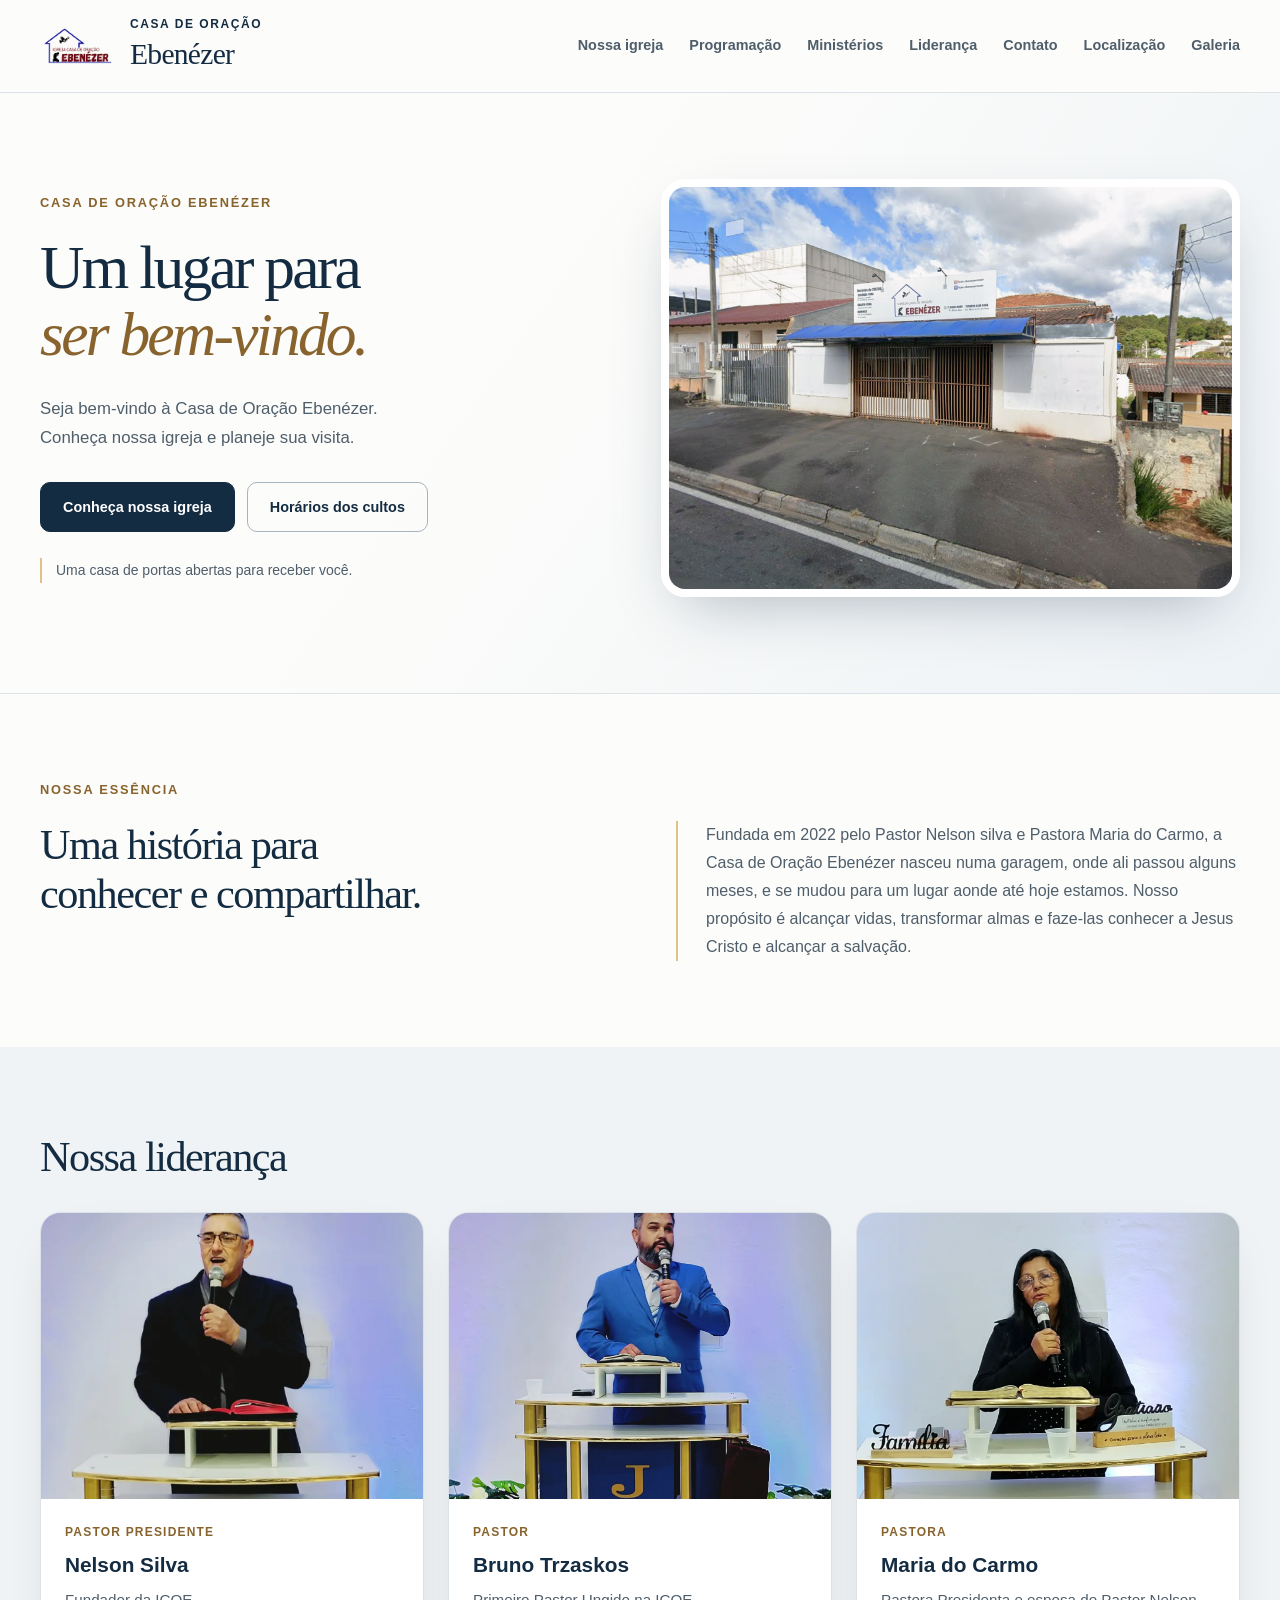
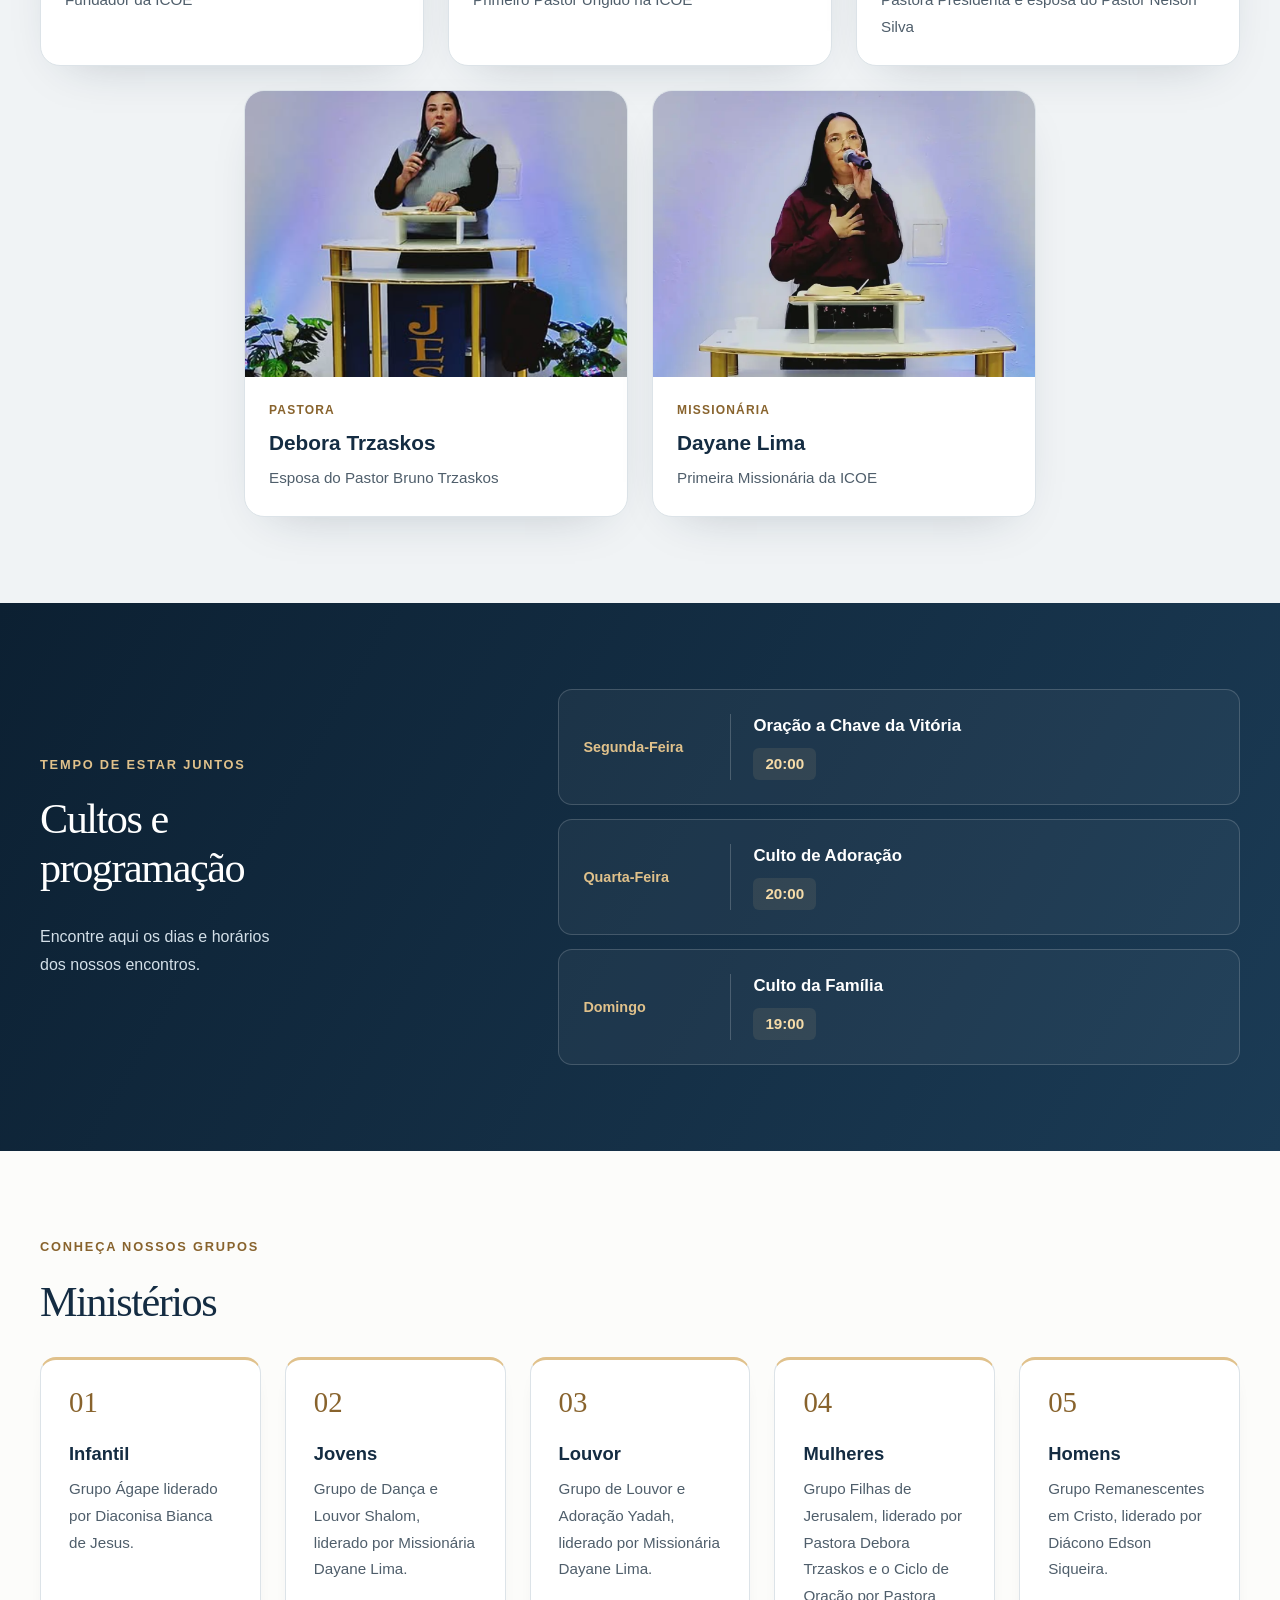
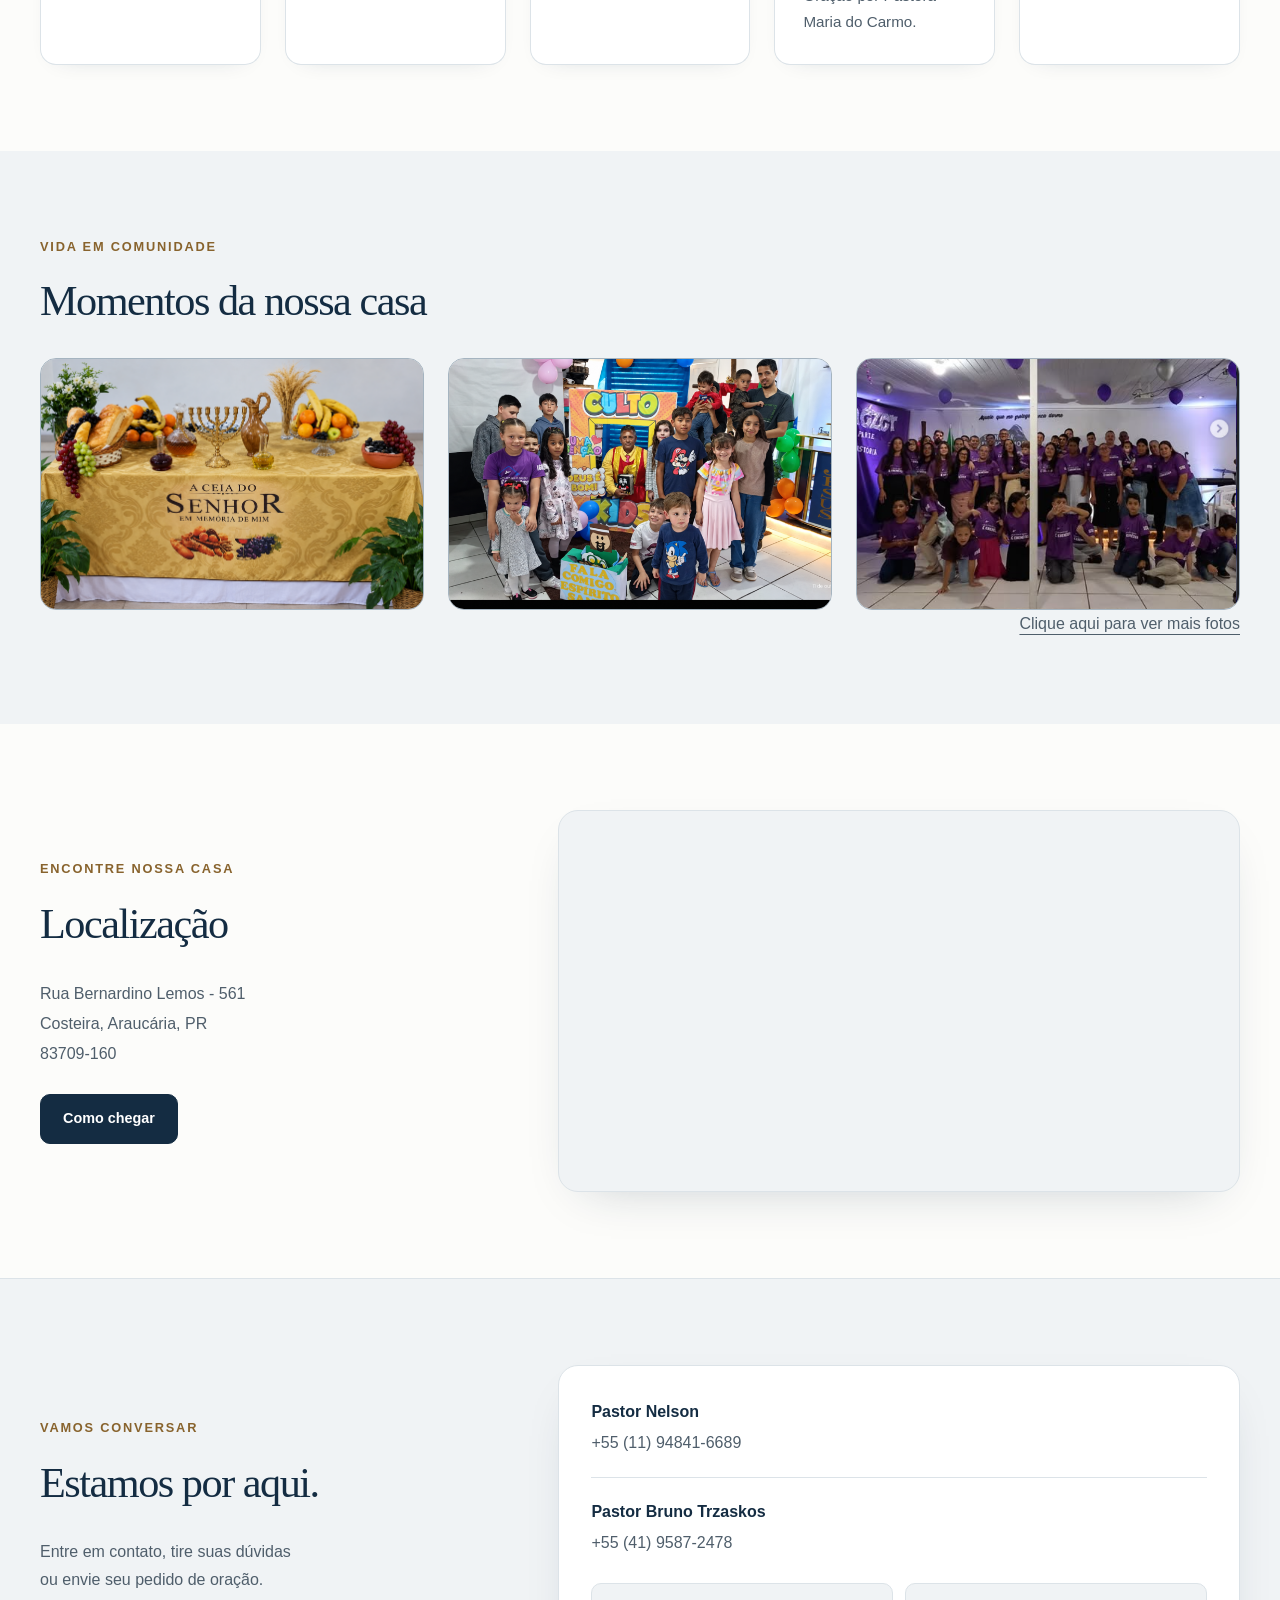
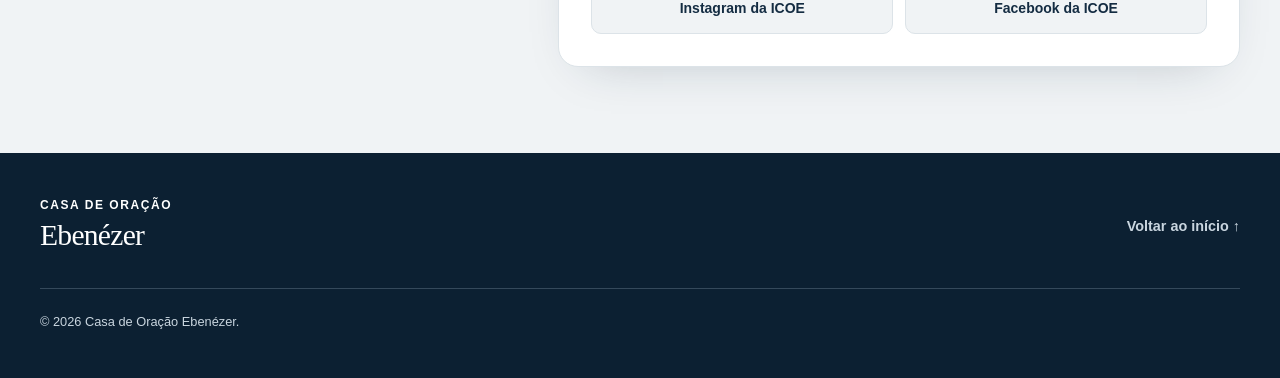
<file: index.html>
<!doctype html>
<html lang="pt-BR">
  <head>
    <meta charset="UTF-8">
    <meta name="viewport" content="width=device-width, initial-scale=1">
    <meta name="description" content="Conheça a Casa de Oração Ebenézer. História, programação, ministérios e informações para sua visita.">

    <title>Casa de Oração Ebenézer</title>

    <link rel="stylesheet" href="style.css">
    <script src="script.js" defer></script>
  </head>

  <body>
    <a class="skip" href="#conteudo">Pular para o conteúdo</a>
<!--cabeçalho-->
    <header>
      <a class="marca" href="#inicio" aria-label="Casa de Oração Ebenézer — início">
        <!-- Substitua o espaço abaixo por seu logotipo com texto alternativo. -->
        <img src="imagens/logo-casa1.png" alt="Logo da Casa de Oração Ebenézer" width="76" height="60">

        <span>
          CASA DE ORAÇÃO
          <strong>Ebenézer</strong>
        </span>
      </a>

      <button id="menu-botao" aria-controls="menu" aria-expanded="false" hidden>
        Menu ☰
      </button>

      <nav id="menu" aria-label="Navegação principal">
        <a href="#historia">Nossa igreja</a>
        <a href="#programacao">Programação</a>
        <a href="#ministerios">Ministérios</a>
        <a href="#pastores">Liderança</a>
        <a href="#contato">Contato</a>
        <a href="#localizacao">Localização</a>
        <a href="#galeria">Galeria</a>
      </nav>
    </header>

<!--inicio-->
    <main id="conteudo">
      <section id="inicio" class="hero">
        <div>
          <p class="sobretitulo">CASA DE ORAÇÃO EBENÉZER</p>

          <h1>
            Um lugar para
            <br>
            <em>ser bem-vindo.</em>
          </h1>

          <p>
            Seja bem-vindo à Casa de Oração Ebenézer.
            <br>
            Conheça nossa igreja e planeje sua visita.
          </p>

          <div class="acoes">
            <a class="botao" href="#historia">Conheça nossa igreja</a>
            <a class="botao contorno" href="#programacao">Horários dos cultos</a>
          </div>

          <p class="nota">Uma casa de portas abertas para receber você.</p>
        </div>

        <img
          class="foto-igreja"
          src="imagens/fachada.png"
          alt="Fachada da Casa de Oração Ebenézer"
          width="952"
          height="680"
        >
      </section>
<!--historia-->
      <section id="historia" class="secao">
        <p class="sobretitulo">NOSSA ESSÊNCIA</p>

        <div class="duas">
          <h2>
            Uma história para
            <br>
            conhecer e compartilhar.
          </h2>

          <div>
            <p>Fundada em 2022 pelo Pastor Nelson silva e Pastora Maria do Carmo, a Casa de Oração Ebenézer nasceu numa garagem, onde ali passou alguns meses, e se mudou para um lugar aonde até hoje estamos. Nosso propósito é alcançar vidas, transformar almas e faze-las conhecer a Jesus Cristo e alcançar a salvação.
            </p>
          </div>
        </div>
      </section>
<!--liderança-->
      <section id="pastores" class="secao suave">
        <h2>Nossa liderança</h2>

        <div class="grade duas">
          <article class="pastor">
            <div class="reservado retrato">
              <img
                src="imagens/pastor-nelson.png"
                alt="Pastor Nelson Silva"
                width="600"
                height="450"
                loading="lazy"
              >
            </div>

            <div>
              <p class="sobretitulo">Pastor Presidente</p>
              <h3>Nelson Silva</h3>
              <p>Fundador da ICOE</p>
            </div>
          </article>

          <article class="pastor">
            <div class="reservado retrato">
              <img
                src="imagens/pastor-bruno.png"
                alt="Pastor Bruno Trzaskos"
                width="600"
                height="450"
                loading="lazy"
              >
            </div>

            <div>
              <p class="sobretitulo">Pastor</p>
              <h3>Bruno Trzaskos</h3>
              <p>Primeiro Pastor Ungido na ICOE</p>
            </div>
          </article>

          <article class="pastor">
            <div class="reservado retrato">
              <img
                src="imagens/pastora-maria.png"
                alt="Pastora Maria do Carmo"
                width="600"
                height="450"
                loading="lazy"
              >
            </div>

            <div>
              <p class="sobretitulo">Pastora</p>
              <h3>Maria do Carmo</h3>
              <p>Pastora Presidenta e esposa do Pastor Nelson Silva</p>
            </div>
          </article>

          <article class="pastor">
            <div class="reservado retrato">
              <img
                src="imagens/pastora-debora.png"
                alt="Pastora Debora Trzaskos"
                width="600"
                height="450"
                loading="lazy"
              >
            </div>

            <div>
              <p class="sobretitulo">Pastora</p>
              <h3>Debora Trzaskos</h3>
              <p>Esposa do Pastor Bruno Trzaskos</p>
            </div>
          </article>

          <article class="pastor">
            <div class="reservado retrato">
              <img
                src="imagens/missio-day.png"
                alt="Missionária Dayane Félix"
                width="600"
                height="450"
                loading="lazy"
              >
            </div>

            <div>
              <p class="sobretitulo">Missionária</p>
              <h3>Dayane Lima</h3>
              <p>Primeira Missionária da ICOE</p>
            </div>
          </article>
        </div>
      </section>
<!--programação-->
      <section id="programacao" class="secao azul">
        <div class="duas">
          <div>
            <p class="sobretitulo">TEMPO DE ESTAR JUNTOS</p>

            <h2>
              Cultos e
              <br>
              programação
            </h2>

            <p>
              Encontre aqui os dias e horários
              <br>
              dos nossos encontros.
            </p>
          </div>

          <!-- Edite cada linha com os horários confirmados. -->
          <div class="agenda">
            <article>
              <span>Segunda-Feira</span>

              <div>
                <h3>Oração a Chave da Vitória</h3>
                <p>20:00</p>
              </div>
            </article>

            <article>
              <span>Quarta-Feira</span>

              <div>
                <h3>Culto de Adoração</h3>
                <p>20:00</p>
              </div>
            </article>

            <article>
              <span>Domingo</span>

              <div>
                <h3>Culto da Família</h3>
                <p>19:00</p>
              </div>
            </article>
          </div>
        </div>
      </section>
<!--ministerios-->
      <section id="ministerios" class="secao">
        <p class="sobretitulo">CONHEÇA NOSSOS GRUPOS</p>
        <h2>Ministérios</h2>

        <div class="grade quatro">
          <article class="card">
            <span class="indice">01</span>
            <h3>Infantil</h3>
            <p>Grupo Ágape
              liderado por Diaconisa Bianca de Jesus.
            </p>
          </article>

          <article class="card">
            <span class="indice">02</span>
            <h3>Jovens</h3>
            <p>Grupo de Dança e Louvor Shalom, liderado por Missionária Dayane Lima.
            </p>
          </article>

          <article class="card">
            <span class="indice">03</span>
            <h3>Louvor</h3>
            <p>Grupo de Louvor e Adoração Yadah, liderado por Missionária Dayane Lima.</p>
          </article>

          <article class="card">
            <span class="indice">04</span>
            <h3>Mulheres</h3>
            <p>Grupo Filhas de Jerusalem, liderado por Pastora Debora Trzaskos e o Ciclo de Oração por Pastora Maria do Carmo.</p>
          </article>

          <article class="card">
            <span class="indice">05</span>
            <h3>Homens</h3>
            <p>Grupo Remanescentes em Cristo, liderado por Diácono Edson Siqueira.</p>
          </article>
        </div>
      </section>
<!--galeria-->
      <section id="galeria" class="secao suave">
        <p class="sobretitulo">VIDA EM COMUNIDADE</p>
        <h2>Momentos da nossa casa</h2>

        <div class="grade tres fotos">
          <button disabled data-foto="" data-descricao=""><img src="imagens/foto1.png" alt="foto 1"></button>
         
          <button disabled data-foto="" data-descricao=""><img src="imagens/foto2.png" alt="foto 2"></button>
          
          <button disabled data-foto="" data-descricao=""><img src="imagens/foto3.png" alt="foto 3"></button>
          
        </div>
           <a class="linkft" href="galeria.html" target="_blank"> Clique aqui para ver mais fotos</a>
      </section>
<!--localização-->
      <section id="localizacao" class="secao duas">
        <div>
          <p class="sobretitulo">ENCONTRE NOSSA CASA</p>
          <h2>Localização</h2>

          <address>
            Rua Bernardino Lemos - 561
            <br>
            Costeira, Araucária, PR
            <br>
            83709-160
          </address>

          <p id="rota-pendente" hidden>Localização a confirmar.</p>

          <a
            id="rota"
            class="botao"
            href="https://www.google.com/maps/dir/?api=1&amp;destination=Rua%20Bernardino%20Lemos%20561%2C%20Costeira%2C%20Arauc%C3%A1ria%2C%20PR"
            target="_blank"
            rel="noopener noreferrer"
          >
            Como chegar
          </a>
        </div>

        <div id="mapa">
          <iframe
          title="Localização da Casa de Oração Ebenézer"
          src="https://www.google.com/maps?q=Rua%20Bernardino%20Lemos%20561%2C%20Costeira%2C%20Arauc%C3%A1ria%2C%20PR&amp;output=embed"
          width="100%"
          height="350"
          loading="lazy"
          allowfullscreen
          referrerpolicy="no-referrer-when-downgrade"
        >
          </iframe>
        </div>
      </section>
<!--contato-->
      <section id="contato" class="secao contato">
        <div>
          <p class="sobretitulo">VAMOS CONVERSAR</p>
          <h2>Estamos por aqui.</h2>

          <p>
            Entre em contato, tire suas dúvidas
            <br>
            ou envie seu pedido de oração.
          </p>
        </div>

        <div class="contatos-igreja">
          <div id="whatsapp-pendente" class="lista-contatos">
            <div class="contato-pastor">
              <strong>Pastor Nelson</strong>
              <span>+55 (11) 94841-6689</span>
            </div>

            <div class="contato-pastor">
              <strong>Pastor Bruno Trzaskos</strong>
              <span>+55 (41) 9587-2478</span>
            </div>
          </div>

          <a id="whatsapp" class="botao" hidden>
            Conversar pelo WhatsApp
          </a>

          <div id="redes-pendente" class="redes-sociais">
            <a
              href="https://www.instagram.com/icoe.ebenezer/"
              target="_blank"
              rel="noopener noreferrer"
              >
              Instagram da ICOE
            </a>

            <a
              href="https://www.facebook.com/icoe.ebenezer"
              target="_blank"
              rel="noopener noreferrer"
              >
              Facebook da ICOE
            </a>
          </div>

          <div id="redes" class="acoes"></div>
        </div>
      </section>
    </main>
<!--rodape-->
    <footer>
      <div class="marca">
        <span>
          CASA DE ORAÇÃO
          <strong>Ebenézer</strong>
        </span>
      </div>

      <nav aria-label="Links do rodapé">
        <a href="#inicio">Voltar ao início ↑</a>
      </nav>

      <p>
        © <span id="ano"></span> Casa de Oração Ebenézer.
      </p>
    </footer>

    <dialog id="ampliacao" aria-labelledby="foto-legenda">
      <button id="fechar" autofocus aria-label="Fechar foto ampliada">
        Fechar ×
      </button>

      <img id="foto-ampliada" alt="" width="1200" height="800">
      <p id="foto-legenda"></p>
    </dialog>
  </body>
</html>
</file>
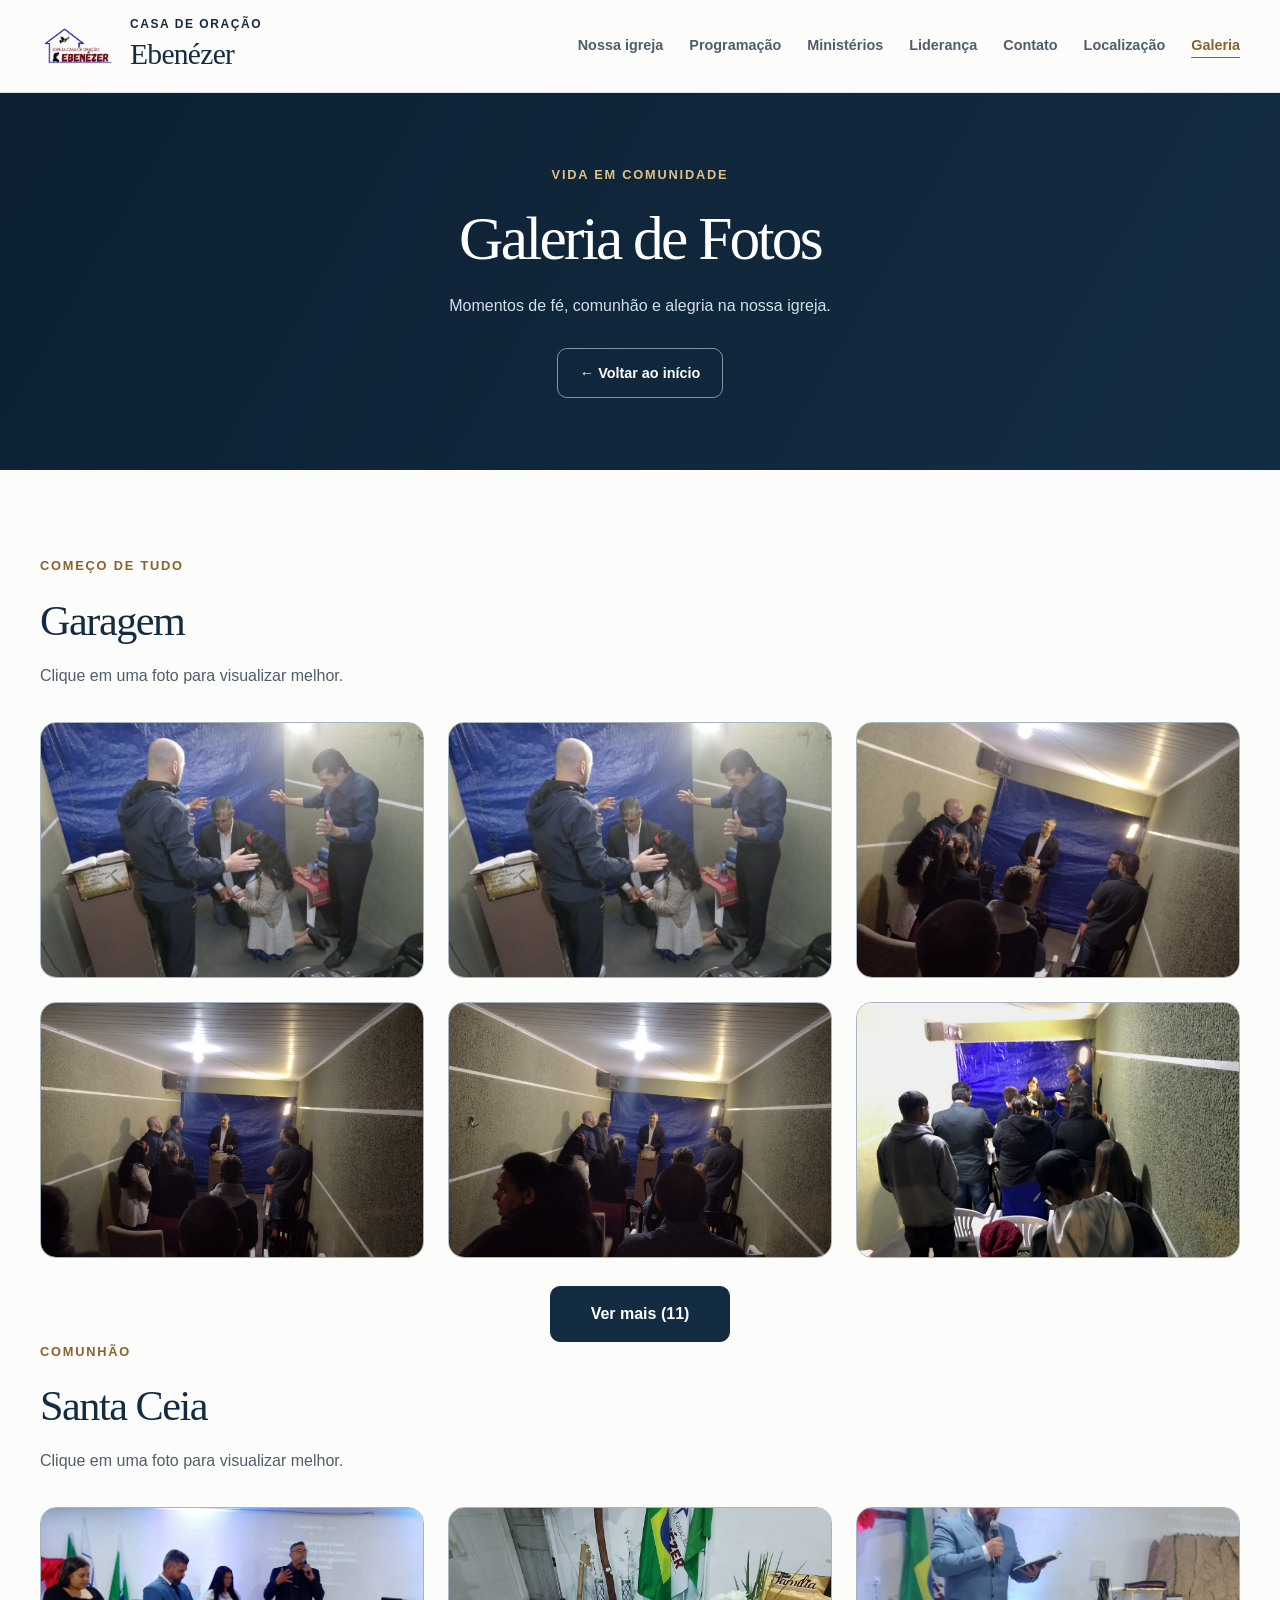
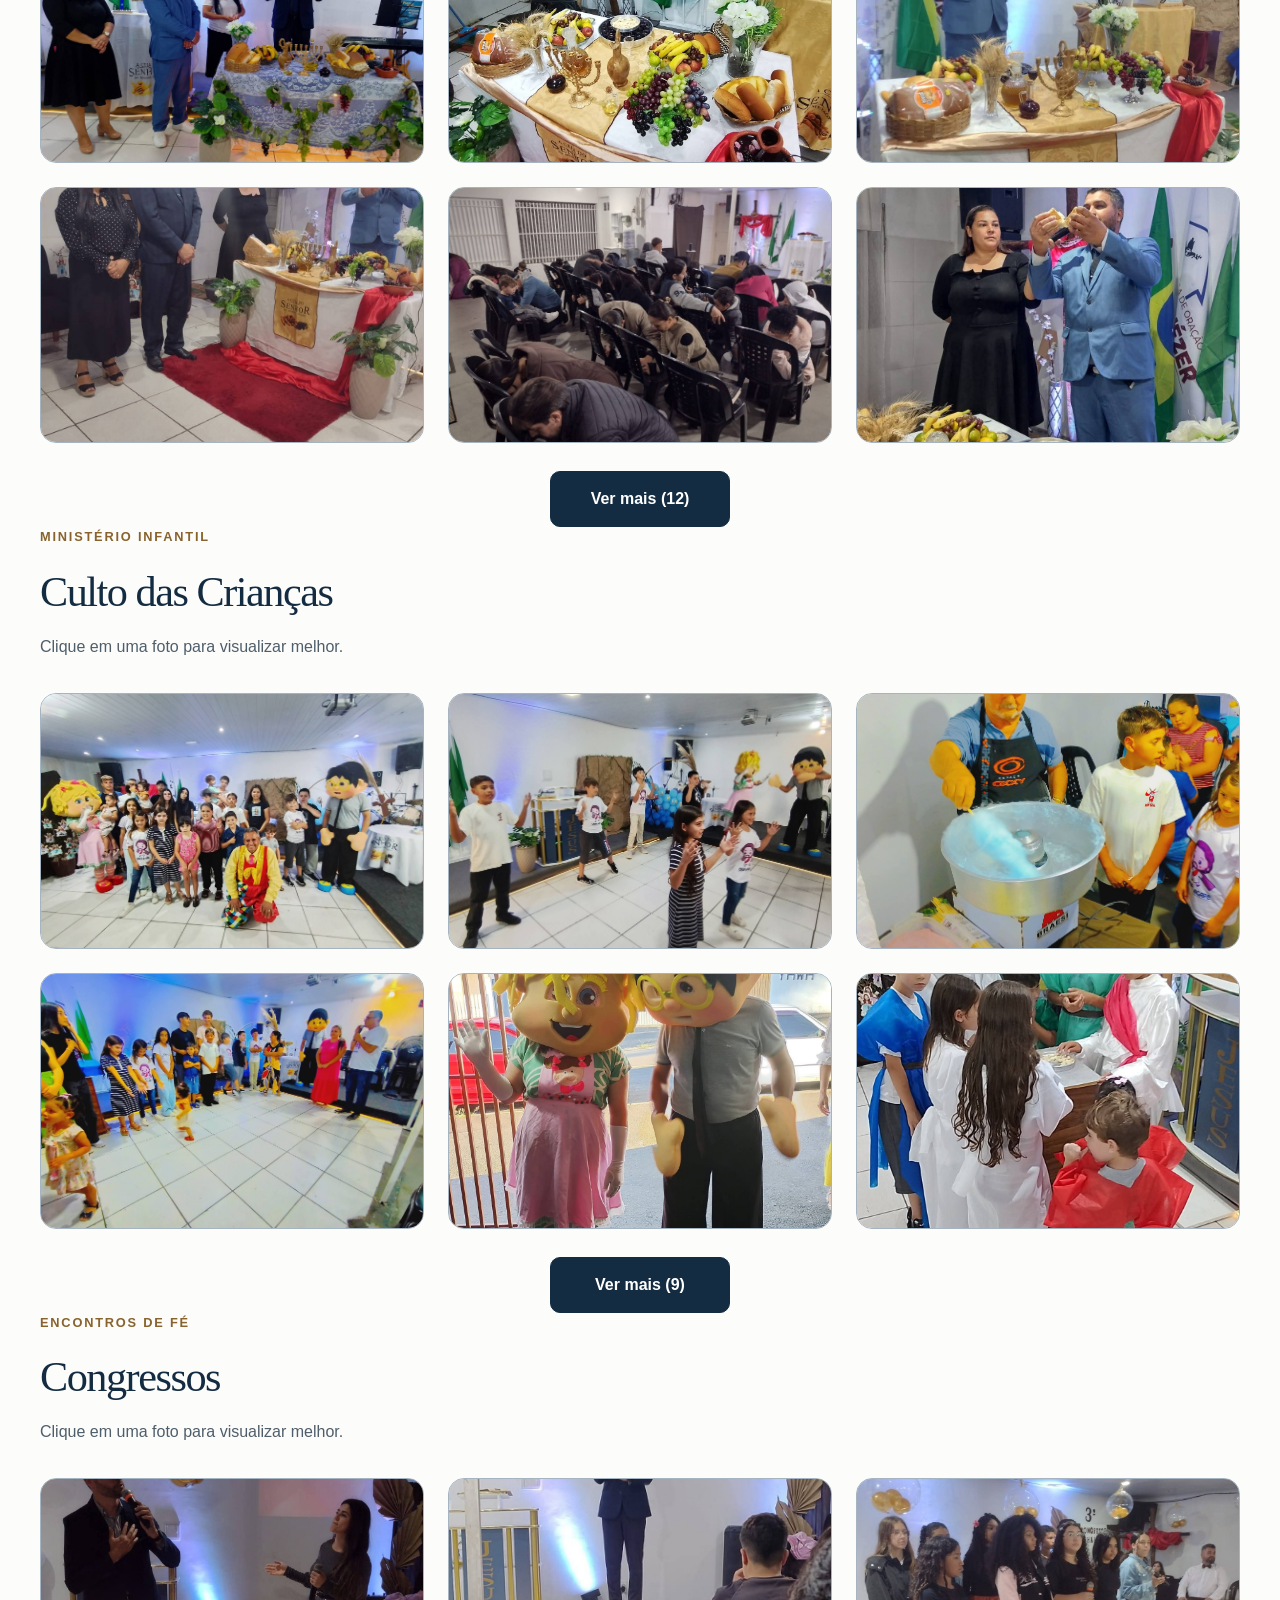
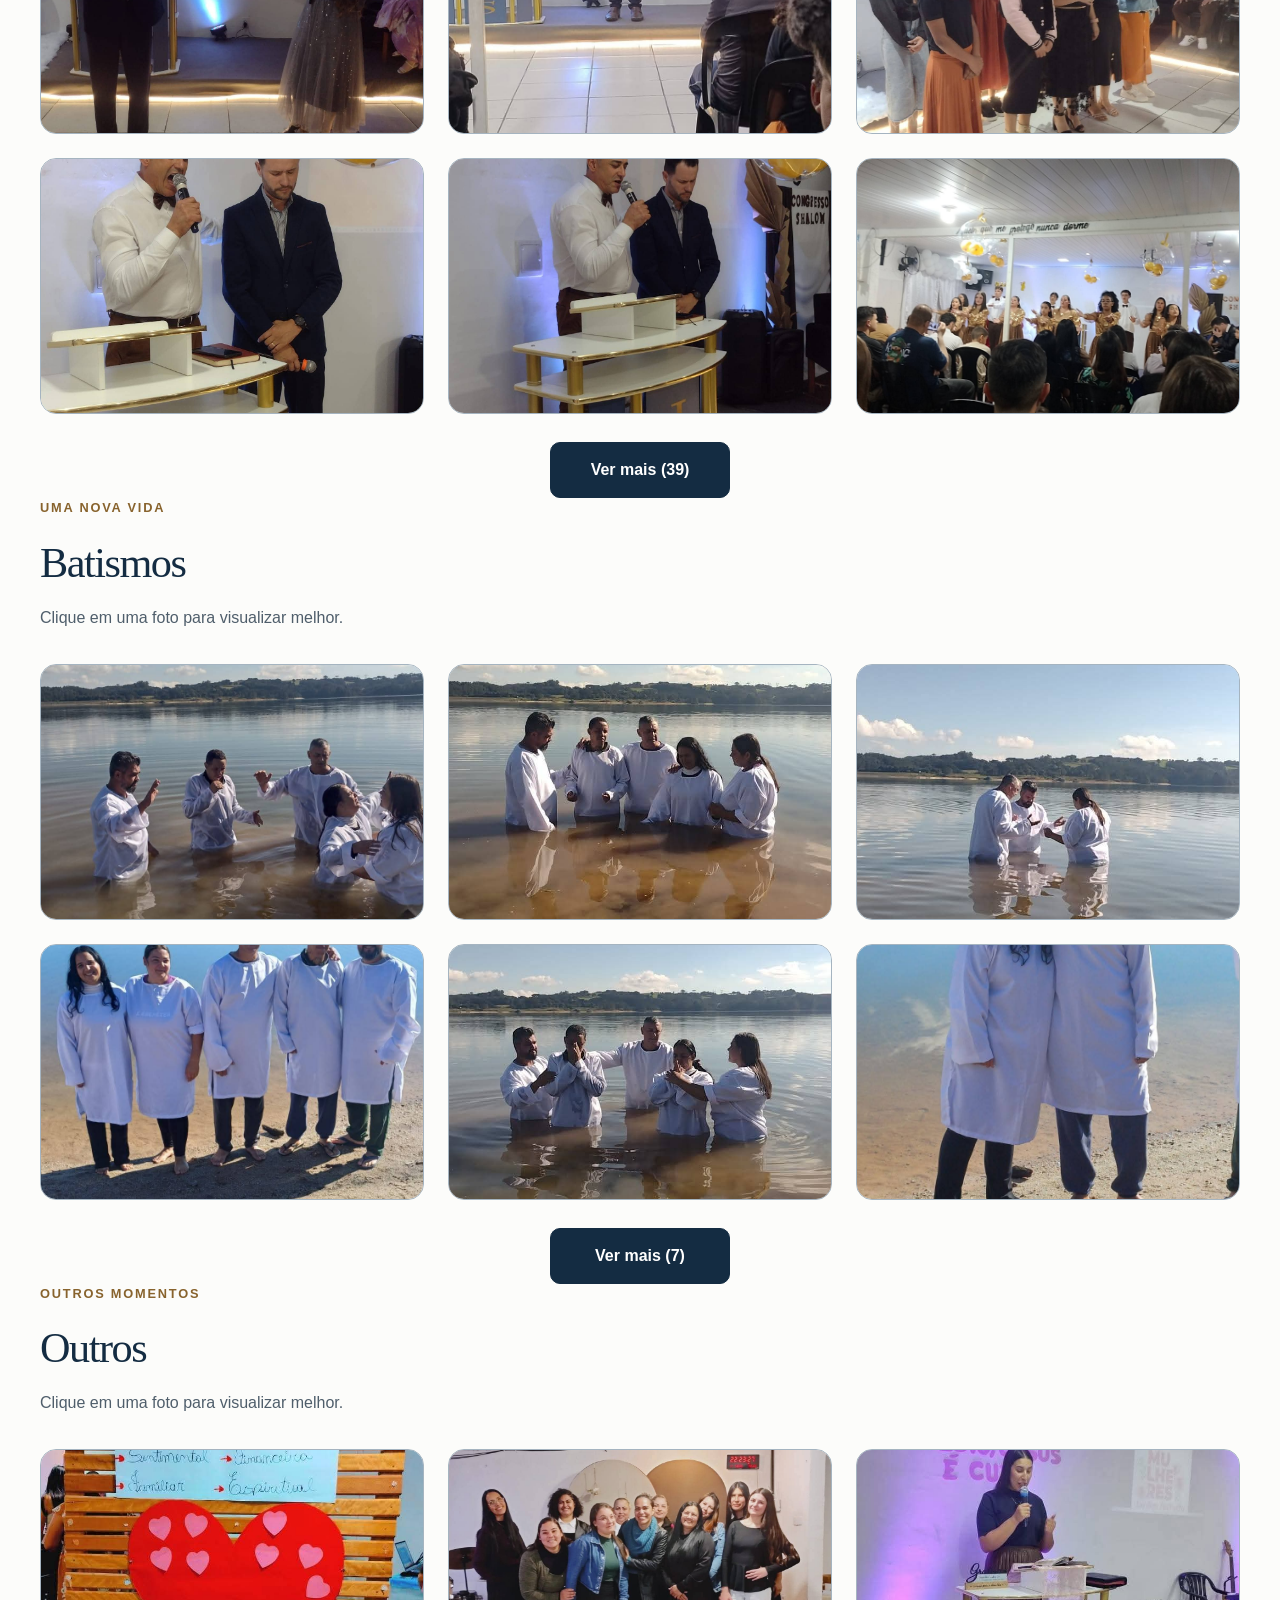
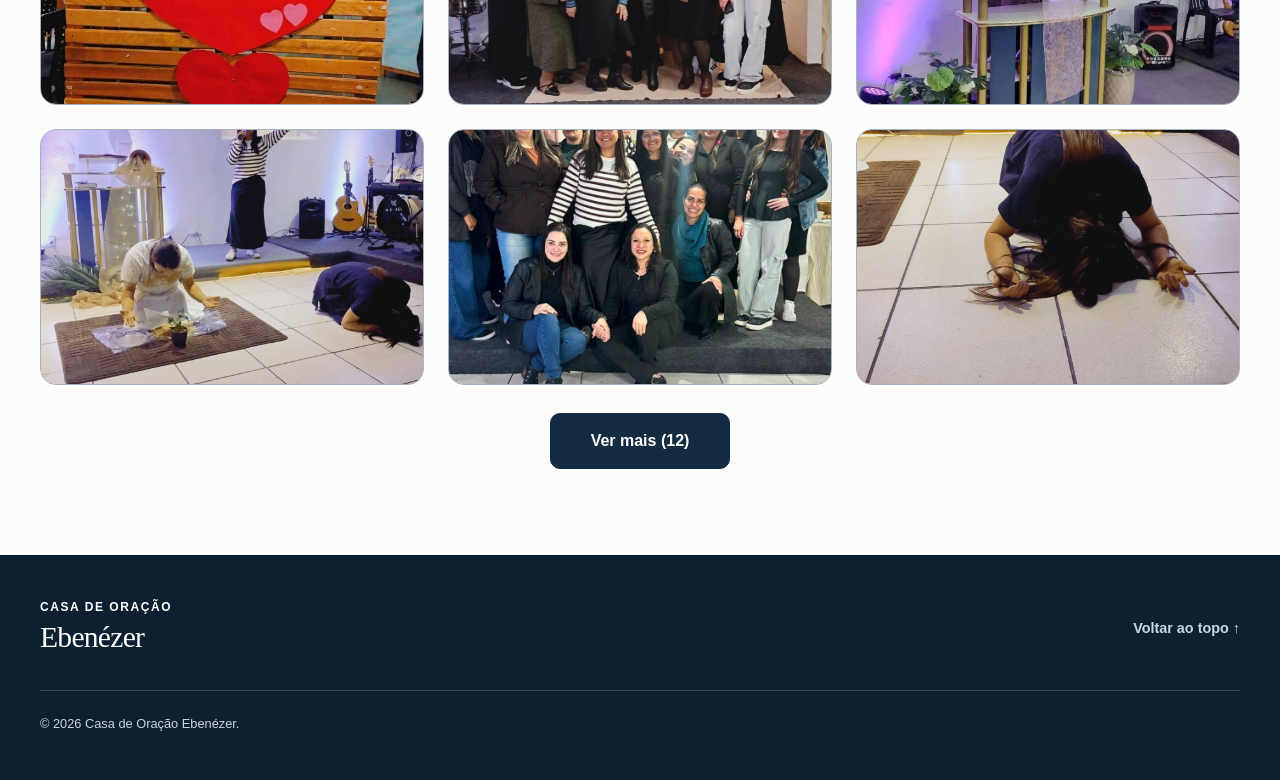
<file: galeria.html>
<!DOCTYPE html>
<html lang="pt-BR">
  <head>
    <meta charset="UTF-8">

    <meta
      name="viewport"
      content="width=device-width, initial-scale=1"
    >

    <meta
      name="description"
      content="Conheça os momentos da Casa de Oração Ebenézer em nossa galeria de fotos."
    >

    <title>Galeria de Fotos | Casa de Oração Ebenézer</title>

    <link rel="stylesheet" href="style.css">
    <script src="script.js" defer></script>
  </head>

  <body class="pagina-galeria">
    <a class="skip" href="#conteudo">
      Pular para o conteúdo
    </a>

    <!-- CABEÇALHO -->
    <header>
      <a
        class="marca"
        href="index.html#inicio"
        aria-label="Casa de Oração Ebenézer — início"
      >
        <img
          src="imagens/logo-casa1.png"
          alt="Logo da Casa de Oração Ebenézer"
          width="76"
          height="60"
        >

        <span>
          CASA DE ORAÇÃO
          <strong>Ebenézer</strong>
        </span>
      </a>

      <button
        id="menu-botao"
        type="button"
        aria-controls="menu"
        aria-expanded="false"
        hidden
      >
        Menu ☰
      </button>

      <nav id="menu" aria-label="Navegação principal">
        <a href="index.html#historia">
          Nossa igreja
        </a>

        <a href="index.html#programacao">
          Programação
        </a>

        <a href="index.html#ministerios">
          Ministérios
        </a>

         <a href="index.html#pastores">
          Liderança
        </a>

         <a href="index.html#contato">
          Contato
        </a>

         <a href="index.html#localizacao">
          Localização
        </a>

        <a href="galeria.html" aria-current="page">
          Galeria
        </a>
      </nav>
    </header>

    <main id="conteudo">
      <!-- TÍTULO DA PÁGINA -->
      <section class="titulo-galeria">
        <p class="sobretitulo">VIDA EM COMUNIDADE</p>

        <h1>Galeria de Fotos</h1>

        <p>
          Momentos de fé, comunhão e alegria na nossa igreja.
        </p>

        <a
          class="botao voltar-inicio"
          href="index.html#inicio"
        >
          ← Voltar ao início
        </a>
      </section>

      <!-- GALERIA -->
      <!-- GALERIA COMPLETA -->
<section
  id="galeria"
  class="secao"
  aria-label="Galeria de fotos por categoria">

  <!-- Garagem-->
  <section
    id="garagem"
    class="categoria-galeria"
    aria-labelledby="titulo-garagem"
  >
    <div class="cabecalho-fotos">
      <p class="sobretitulo">Começo de Tudo</p>
      <h2 id="titulo-garagem">Garagem</h2>
      <p>Clique em uma foto para visualizar melhor.</p>
    </div>

    <div class="grade tres fotos">
      <!-- Preencha data-foto e data-descricao quando adicionar a foto. -->
      <button
        type="button"
        disabled
        data-foto="imagens/garagem1.jpeg"
        data-descricao=""
      >
        <span>Garagem — Foto 1 em breve</span>
      </button>

      <button
        type="button"
        disabled
         data-foto="imagens/garagem2.jpeg"
        data-descricao=""
      >
        <span>Garagem — Foto 2 em breve</span>
      </button>

      <button
        type="button"
        disabled
        data-foto="imagens/garagem3.jpeg"
        data-descricao=""
      >
        <span>Garagem — Foto 3 em breve</span>
      </button>

      <button
        type="button"
        disabled
        data-foto="imagens/garagem4.jpeg"
        data-descricao=""
      >
        <span>Garagem — Foto 4 em breve</span>
      </button>

      <button
        type="button"
        disabled
        data-foto="imagens/garagem5.jpeg"
        data-descricao=""
      >
        <span>Garagem — Foto 5 em breve</span>
      </button>

      <button
        type="button"
        disabled
        data-foto="imagens/garagem6.jpeg"
        data-descricao=""
      >
        <span>Garagem — Foto 6 em breve</span>
      </button>

      
      <button
        type="button"
        disabled
        data-foto="imagens/garagem7.jpeg"
        data-descricao=""
      >
        <span>Garagem — Foto 7 em breve</span>
      </button>

      
      <button
        type="button"
        disabled
        data-foto="imagens/garagem8.jpeg"
        data-descricao=""
      >
        <span>Garagem — Foto 8 em breve</span>
      </button>

      
      <button
        type="button"
        disabled
        data-foto="imagens/garagem9.jpeg"
        data-descricao=""
      >
        <span>Garagem — Foto 9 em breve</span>
      </button>

      
      <button
        type="button"
        disabled
        data-foto="imagens/garagem10.jpeg"
        data-descricao=""
      >
        <span>Garagem — Foto 10 em breve</span>
      </button>

      
      <button
        type="button"
        disabled
        data-foto="imagens/garagem11.jpeg"
        data-descricao=""
      >
        <span>Garagem — Foto 11 em breve</span>
      </button>

      
      <button
        type="button"
        disabled
        data-foto="imagens/garagem12.jpeg"
        data-descricao=""
      >
        <span>Garagem — Foto 12 em breve</span>
      </button>

      
      <button
        type="button"
        disabled
        data-foto="imagens/garagem13.jpeg"
        data-descricao=""
      >
        <span>Garagem — Foto 13 em breve</span>
      </button>

      
      <button
        type="button"
        disabled
        data-foto="imagens/garagem14.jpeg"
        data-descricao=""
      >
        <span>Garagem — Foto 14 em breve</span>
      </button>

      
      <button
        type="button"
        disabled
        data-foto="imagens/garagem15.jpeg"
        data-descricao=""
      >
        <span>Garagem — Foto 15 em breve</span>
      </button>

      
      <button
        type="button"
        disabled
        data-foto="imagens/garagem16.jpeg"
        data-descricao=""
      >
        <span>Garagem — Foto 16 em breve</span>
      </button>

      
      <button
        type="button"
        disabled
        data-foto="imagens/garagem17.jpeg"
        data-descricao=""
      >
        <span>Garagem — Foto 17 em breve</span>
      </button>
      </div>
    </section>

  <!-- SANTA CEIA -->
  <section
    id="santa-ceia"
    class="categoria-galeria"
    aria-labelledby="titulo-santa-ceia"
  >
    <div class="cabecalho-fotos">
      <p class="sobretitulo">COMUNHÃO</p>
      <h2 id="titulo-santa-ceia">Santa Ceia</h2>
      <p>Clique em uma foto para visualizar melhor.</p>
    </div>

    <div class="grade tres fotos">
      <!-- Preencha data-foto e data-descricao quando adicionar a foto. -->
      <button
        type="button"
        disabled
        data-foto="imagens/ceia1.jpeg"
        data-descricao=""
      >
        <span>Santa Ceia — Foto 1 em breve</span>
      </button>

      <button
        type="button"
        disabled
         data-foto="imagens/ceia2.jpeg"
        data-descricao=""
      >
        <span>Santa Ceia — Foto 2 em breve</span>
      </button>

      <button
        type="button"
        disabled
        data-foto="imagens/ceia3.jpeg"
        data-descricao=""
      >
        <span>Santa Ceia — Foto 3 em breve</span>
      </button>

      <button
        type="button"
        disabled
        data-foto="imagens/ceia4.jpeg"
        data-descricao=""
      >
        <span>Santa Ceia — Foto 4 em breve</span>
      </button>

      <button
        type="button"
        disabled
        data-foto="imagens/ceia5.jpeg"
        data-descricao=""
      >
        <span>Santa Ceia — Foto 5 em breve</span>
      </button>

      <button
        type="button"
        disabled
        data-foto="imagens/ceia6.jpeg"
        data-descricao=""
      >
        <span>Santa Ceia — Foto 6 em breve</span>
      </button>

      
      <button
        type="button"
        disabled
        data-foto="imagens/ceia7.jpeg"
        data-descricao=""
      >
        <span>Santa Ceia — Foto 7 em breve</span>
      </button>

      
      <button
        type="button"
        disabled
        data-foto="imagens/ceia8.jpeg"
        data-descricao=""
      >
        <span>Santa Ceia — Foto 8 em breve</span>
      </button>

      
      <button
        type="button"
        disabled
        data-foto="imagens/ceia9.jpeg"
        data-descricao=""
      >
        <span>Santa Ceia — Foto 9 em breve</span>
      </button>

      
      <button
        type="button"
        disabled
        data-foto="imagens/ceia10.jpeg"
        data-descricao=""
      >
        <span>Santa Ceia — Foto 10 em breve</span>
      </button>

      
      <button
        type="button"
        disabled
        data-foto="imagens/ceia11.jpeg"
        data-descricao=""
      >
        <span>Santa Ceia — Foto 11 em breve</span>
      </button>

      
      <button
        type="button"
        disabled
        data-foto="imagens/ceia12.jpeg"
        data-descricao=""
      >
        <span>Santa Ceia — Foto 12 em breve</span>
      </button>

      
      <button
        type="button"
        disabled
        data-foto="imagens/ceia13.jpeg"
        data-descricao=""
      >
        <span>Santa Ceia — Foto 13 em breve</span>
      </button>

      
      <button
        type="button"
        disabled
        data-foto="imagens/ceia14.jpeg"
        data-descricao=""
      >
        <span>Santa Ceia — Foto 14 em breve</span>
      </button>

      
      <button
        type="button"
        disabled
        data-foto="imagens/ceia15.jpeg"
        data-descricao=""
      >
        <span>Santa Ceia — Foto 15 em breve</span>
      </button>

      
      <button
        type="button"
        disabled
        data-foto="imagens/ceia16.jpeg"
        data-descricao=""
      >
        <span>Santa Ceia — Foto 16 em breve</span>
      </button>

      
      <button
        type="button"
        disabled
        data-foto="imagens/ceia17.jpeg"
        data-descricao=""
      >
        <span>Santa Ceia — Foto 17 em breve</span>
      </button>

      <button
        type="button"
        disabled
        data-foto="imagens/foto1.png"
        data-descricao=""
      >
        <span>Santa Ceia — Foto 17 em breve</span>
      </button>
    </div>
  </section>

  <!-- CULTO DAS CRIANÇAS -->
  <section
    id="culto-criancas"
    class="categoria-galeria"
    aria-labelledby="titulo-culto-criancas"
  >
    <div class="cabecalho-fotos">
      <p class="sobretitulo">MINISTÉRIO INFANTIL</p>
      <h2 id="titulo-culto-criancas">Culto das Crianças</h2>
      <p>Clique em uma foto para visualizar melhor.</p>
    </div>

    <div class="grade tres fotos">
      <button
        type="button"
        disabled
        data-foto="imagens/cria1.jpeg"
        data-descricao=""
      >
        <span>Culto das Crianças — Foto 1 em breve</span>
      </button>

      <button
        type="button"
        disabled
        data-foto="imagens/cria2.jpeg"
        data-descricao=""
      >
        <span>Culto das Crianças — Foto 2 em breve</span>
      </button>

      <button
        type="button"
        disabled
        data-foto="imagens/cria4.jpeg"
        data-descricao=""
      >
        <span>Culto das Crianças — Foto 4 em breve</span>
      </button>

      <button
        type="button"
        disabled
        data-foto="imagens/cria5.jpeg"
        data-descricao=""
      >
        <span>Culto das Crianças — Foto 5 em breve</span>
      </button>

      <button
        type="button"
        disabled
        data-foto="imagens/cria6.jpeg"
        data-descricao=""
      >
        <span>Culto das Crianças — Foto 6 em breve</span>
      </button>

      <button
        type="button"
        disabled
        data-foto="imagens/cria7.jpeg"
        data-descricao=""
      >
        <span>Culto das Crianças — Foto 7 em breve</span>
      </button>

      <button
        type="button"
        disabled
        data-foto="imagens/cria8.jpeg"
        data-descricao=""
      >
        <span>Culto das Crianças — Foto 8 em breve</span>
      </button>

      <button
        type="button"
        disabled
        data-foto="imagens/cria9.jpeg"
        data-descricao=""
      >
        <span>Culto das Crianças — Foto 9 em breve</span>
      </button>

      <button
        type="button"
        disabled
        data-foto="imagens/cria10.jpeg"
        data-descricao=""
      >
        <span>Culto das Crianças — Foto 10 em breve</span>
      </button>

      <button
        type="button"
        disabled
        data-foto="imagens/cria11.jpeg"
        data-descricao=""
      >
        <span>Culto das Crianças — Foto 11 em breve</span>
      </button>

      <button
        type="button"
        disabled
        data-foto="imagens/cria12.jpeg"
        data-descricao=""
      >
        <span>Culto das Crianças — Foto 12 em breve</span>
      </button>

      <button
        type="button"
        disabled
        data-foto="imagens/cria13.jpeg"
        data-descricao=""
      >
        <span>Culto das Crianças — Foto 13 em breve</span>
      </button>

      <button
        type="button"
        disabled
        data-foto="imagens/cria14.jpeg"
        data-descricao=""
      >
        <span>Culto das Crianças — Foto 14 em breve</span>
      </button>

      <button
        type="button"
        disabled
        data-foto="imagens/cria15.jpeg"
        data-descricao=""
      >
        <span>Culto das Crianças — Foto 15 em breve</span>
      </button>

      <button
        type="button"
        disabled
        data-foto="imagens/cria16.jpeg"
        data-descricao=""
      >
        <span>Culto das Crianças — Foto 16 em breve</span>
      </button>
    </div>
  </section>

  <!-- CONGRESSOS -->
  <section
    id="congressos"
    class="categoria-galeria"
    aria-labelledby="titulo-congressos"
  >
    <div class="cabecalho-fotos">
      <p class="sobretitulo">ENCONTROS DE FÉ</p>
      <h2 id="titulo-congressos">Congressos</h2>
      <p>Clique em uma foto para visualizar melhor.</p>
    </div>

    <div class="grade tres fotos">
      <button
        type="button"
        disabled
        data-foto="imagens/cong1.jpeg"
        data-descricao=""
      >
        <span>Congressos — Foto 1 em breve</span>
      </button>

      <button
        type="button"
        disabled
        data-foto="imagens/cong2.jpeg"
        data-descricao=""
      >
        <span>Congressos — Foto 2 em breve</span>
      </button>

      <button
        type="button"
        disabled
        data-foto="imagens/cong3.jpeg"
        data-descricao=""
      >
        <span>Congressos — Foto 3 em breve</span>
      </button>

      <button
        type="button"
        disabled
        data-foto="imagens/cong4.jpeg"
        data-descricao=""
      >
        <span>Congressos — Foto 4 em breve</span>
      </button>

      <button
        type="button"
        disabled
        data-foto="imagens/cong5.jpeg"
        data-descricao=""
      >
        <span>Congressos — Foto 5 em breve</span>
      </button>

      <button
        type="button"
        disabled
        data-foto="imagens/cong6.jpeg"
        data-descricao=""
      >
        <span>Congressos — Foto 6 em breve</span>
      </button>

      
      <button
        type="button"
        disabled
        data-foto="imagens/cong7.jpeg"
        data-descricao=""
      >
        <span>Congressos — Foto 7 em breve</span>
      </button>

      
      <button
        type="button"
        disabled
        data-foto="imagens/cong8.jpeg"
        data-descricao=""
      >
        <span>Congressos — Foto 8 em breve</span>
      </button>

      
      <button
        type="button"
        disabled
        data-foto="imagens/cong9.jpeg"
        data-descricao=""
      >
        <span>Congressos — Foto 9 em breve</span>
      </button>

      
      <button
        type="button"
        disabled
        data-foto="imagens/cong10.jpeg"
        data-descricao=""
      >
        <span>Congressos — Foto 10 em breve</span>
      </button>

      
      <button
        type="button"
        disabled
        data-foto="imagens/cong11.jpeg"
        data-descricao=""
      >
        <span>Congressos — Foto 11 em breve</span>
      </button>

      
      <button
        type="button"
        disabled
        data-foto="imagens/cong12.jpeg"
        data-descricao=""
      >
        <span>Congressos — Foto 12 em breve</span>
      </button>

      
      <button
        type="button"
        disabled
        data-foto="imagens/cong13.jpeg"
        data-descricao=""
      >
        <span>Congressos — Foto 13 em breve</span>
      </button>

      
      <button
        type="button"
        disabled
        data-foto="imagens/cong14.jpeg"
        data-descricao=""
      >
        <span>Congressos — Foto 14 em breve</span>
      </button>

      
      <button
        type="button"
        disabled
        data-foto="imagens/cong15.jpeg"
        data-descricao=""
      >
        <span>Congressos — Foto 15 em breve</span>
      </button>

      
      <button
        type="button"
        disabled
        data-foto="imagens/cong16.jpeg"
        data-descricao=""
      >
        <span>Congressos — Foto 16 em breve</span>
      </button>

      
      <button
        type="button"
        disabled
        data-foto="imagens/cong17.jpeg"
        data-descricao=""
      >
        <span>Congressos — Foto 17 em breve</span>
      </button>

      
      <button
        type="button"
        disabled
        data-foto="imagens/cong18.jpeg"
        data-descricao=""
      >
        <span>Congressos — Foto 18 em breve</span>
      </button>

      
      <button
        type="button"
        disabled
        data-foto="imagens/cong19.jpeg"
        data-descricao=""
      >
        <span>Congressos — Foto 19 em breve</span>
      </button>

      
      <button
        type="button"
        disabled
        data-foto="imagens/cong20.jpeg"
        data-descricao=""
      >
        <span>Congressos — Foto 20 em breve</span>
      </button>

      <button
        type="button"
        disabled
        data-foto="imagens/cong37.jpeg"
        data-descricao=""
      >
        <span>Congressos — Foto 37 em breve</span>
      </button>
      
      <button
        type="button"
        disabled
        data-foto="imagens/cong38.jpeg"
        data-descricao=""
      >
        <span>Congressos — Foto 38 em breve</span>
      </button>
      
      <button
        type="button"
        disabled
        data-foto="imagens/cong42.jpeg"
        data-descricao=""
      >
        <span>Congressos — Foto 42 em breve</span>
      </button>
      
      <button
        type="button"
        disabled
        data-foto="imagens/cong43.jpeg"
        data-descricao=""
      >
        <span>Congressos — Foto 43 em breve</span>
      </button>
      
      <button
        type="button"
        disabled
        data-foto="imagens/cong44.jpeg"
        data-descricao=""
      >
        <span>Congressos — Foto 44 em breve</span>
      </button>
      
      <button
        type="button"
        disabled
        data-foto="imagens/cong45.jpeg"
        data-descricao=""
      >
        <span>Congressos — Foto 45 em breve</span>
      </button>
      
      <button
        type="button"
        disabled
        data-foto="imagens/cong46.jpeg"
        data-descricao=""
      >
        <span>Congressos — Foto 46 em breve</span>
      </button>
      
      <button
        type="button"
        disabled
        data-foto="imagens/cong47.jpeg"
        data-descricao=""
      >
        <span>Congressos — Foto 47 em breve</span>
      </button>
      
      <button
        type="button"
        disabled
        data-foto="imagens/cong48.jpeg"
        data-descricao=""
      >
        <span>Congressos — Foto 48 em breve</span>
      </button>
      
      <button
        type="button"
        disabled
        data-foto="imagens/cong49.jpeg"
        data-descricao=""
      >
        <span>Congressos — Foto 49 em breve</span>
      </button>
      
      <button
        type="button"
        disabled
        data-foto="imagens/cong50.jpeg"
        data-descricao=""
      >
        <span>Congressos — Foto 50 em breve</span>
      </button>
      
      <button
        type="button"
        disabled
        data-foto="imagens/cong52.jpeg"
        data-descricao=""
      >
        <span>Congressos — Foto 52 em breve</span>
      </button>

      <button
        type="button"
        disabled
        data-foto="imagens/cong60.jpeg"
        data-descricao=""
      >
        <span>Congressos — Foto 60 em breve</span>
      </button>

      <button
        type="button"
        disabled
        data-foto="imagens/cong61.jpeg"
        data-descricao=""
      >
        <span>Congressos — Foto 61 em breve</span>
      </button>
      <button
        type="button"
        disabled
        data-foto="imagens/cong62.jpeg"
        data-descricao=""
      >
        <span>Congressos — Foto 62 em breve</span>
      </button>
      <button
        type="button"
        disabled
        data-foto="imagens/cong63.jpeg"
        data-descricao=""
      >
        <span>Congressos — Foto 63 em breve</span>
      </button>
      <button
        type="button"
        disabled
        data-foto="imagens/cong64.jpeg"
        data-descricao=""
      >
        <span>Congressos — Foto 64 em breve</span>
      </button>
      <button
        type="button"
        disabled
        data-foto="imagens/cong65.jpeg"
        data-descricao=""
      >
        <span>Congressos — Foto 65 em breve</span>
      </button>
      <button
        type="button"
        disabled
        data-foto="imagens/cong66.jpeg"
        data-descricao=""
      >
        <span>Congressos — Foto 66 em breve</span>
      </button>
      <button
        type="button"
        disabled
        data-foto="imagens/cong67.jpeg"
        data-descricao=""
      >
        <span>Congressos — Foto 67 em breve</span>
      </button>
      <button
        type="button"
        disabled
        data-foto="imagens/cong68.jpeg"
        data-descricao=""
      >
        <span>Congressos — Foto 68 em breve</span>
      </button>
      <button
        type="button"
        disabled
        data-foto="imagens/cong69.jpeg"
        data-descricao=""
      >
        <span>Congressos — Foto 69 em breve</span>
      </button>
      <button
        type="button"
        disabled
        data-foto="imagens/cong70.jpeg"
        data-descricao=""
      >
        <span>Congressos — Foto 70 em breve</span>
      </button>
      <button
        type="button"
        disabled
        data-foto="imagens/cong71.jpeg"
        data-descricao=""
      >
        <span>Congressos — Foto 71 em breve</span>
      </button>
      <button
        type="button"
        disabled
        data-foto="imagens/cong72.jpeg"
        data-descricao=""
      >
        <span>Congressos — Foto 72 em breve</span>
      </button>
    
    </div>
  </section>

  <!-- BATISMOS -->
  <section
    id="batismos"
    class="categoria-galeria"
    aria-labelledby="titulo-batismos"
  >
    <div class="cabecalho-fotos">
      <p class="sobretitulo">UMA NOVA VIDA</p>
      <h2 id="titulo-batismos">Batismos</h2>
      <p>Clique em uma foto para visualizar melhor.</p>
    </div>

    <div class="grade tres fotos">
      <button
        type="button"
        disabled
        data-foto="imagens/bat1.jpeg"
        data-descricao=""
      >
        <span>Batismos — Foto 1 em breve</span>
      </button>

      <button
        type="button"
        disabled
        data-foto="imagens/bat2.jpeg"
        data-descricao=""
      >
        <span>Batismos — Foto 2 em breve</span>
      </button>

      <button
        type="button"
        disabled
        data-foto="imagens/bat3.jpeg"
        data-descricao=""
      >
        <span>Batismos — Foto 3 em breve</span>
      </button>

      <button
        type="button"
        disabled
        data-foto="imagens/bat4.jpeg"
        data-descricao=""
      >
        <span>Batismos — Foto 4 em breve</span>
      </button>

      <button
        type="button"
        disabled
        data-foto="imagens/bat5.jpeg"
        data-descricao=""
      >
        <span>Batismos — Foto 5 em breve</span>
      </button>

      <button
        type="button"
        disabled
        data-foto="imagens/bat6.jpeg"
        data-descricao=""
      >
        <span>Batismos — Foto 6 em breve</span>
      </button>

      <button
        type="button"
        disabled
        data-foto="imagens/bat7.jpeg"
        data-descricao=""
      >
        <span>Batismos — Foto 7 em breve</span>
      </button>

      <button
        type="button"
        disabled
        data-foto="imagens/bat8.jpeg"
        data-descricao=""
      >
        <span>Batismos — Foto 8 em breve</span>
      </button>

      <button
        type="button"
        disabled
        data-foto="imagens/bat9.jpeg"
        data-descricao=""
      >
        <span>Batismos — Foto 9 em breve</span>
      </button>

      <button
        type="button"
        disabled
        data-foto="imagens/bat10.jpeg"
        data-descricao=""
      >
        <span>Batismos — Foto 10 em breve</span>
      </button>

      <button
        type="button"
        disabled
        data-foto="imagens/bat11.jpeg"
        data-descricao=""
      >
        <span>Batismos — Foto 11 em breve</span>
      </button>

      <button
        type="button"
        disabled
        data-foto="imagens/bat12.jpeg"
        data-descricao=""
      >
        <span>Batismos — Foto 12 em breve</span>
      </button>

      <button
        type="button"
        disabled
        data-foto="imagens/bat13.jpeg"
        data-descricao=""
      >
        <span>Batismos — Foto 13 em breve</span>
      </button>
    </div>
  </section>
<!--Outras fotos-->
  <section
    id="outros"
    class="categoria-galeria"
    aria-labelledby="titulo-outros"
  >
    <div class="cabecalho-fotos">
      <p class="sobretitulo">Outros Momentos</p>
      <h2 id="titulo-outros">Outros</h2>
      <p>Clique em uma foto para visualizar melhor.</p>
    </div>

    <div class="grade tres fotos">
      <button
        type="button"
        disabled
        data-foto="imagens/outros1.jpeg"
        data-descricao=""
      >
        <span>Outros — Foto 1 em breve</span>
      </button>

      <button
        type="button"
        disabled
        data-foto="imagens/outros2.jpeg"
        data-descricao=""
      >
        <span>Outros — Foto 2 em breve</span>
      </button>

      <button
        type="button"
        disabled
        data-foto="imagens/outros3.jpeg"
        data-descricao=""
      >
        <span>Outros — Foto 3 em breve</span>
      </button>

      <button
        type="button"
        disabled
        data-foto="imagens/outros4.jpeg"
        data-descricao=""
      >
        <span>Outros — Foto 4 em breve</span>
      </button>

      <button
        type="button"
        disabled
        data-foto="imagens/outros5.jpeg"
        data-descricao=""
      >
        <span>Outros — Foto 5 em breve</span>
      </button>

      <button
        type="button"
        disabled
        data-foto="imagens/outros6.jpeg"
        data-descricao=""
      >
        <span>Outros — Foto 6 em breve</span>
      </button>

      
      <button
        type="button"
        disabled
        data-foto="imagens/outros7.jpeg"
        data-descricao=""
      >
        <span>Outros — Foto 7 em breve</span>
      </button>

      
      <button
        type="button"
        disabled
        data-foto="imagens/outros8.jpeg"
        data-descricao=""
      >
        <span>Outros — Foto 8 em breve</span>
      </button>

      
      <button
        type="button"
        disabled
        data-foto="imagens/outros9.jpeg"
        data-descricao=""
      >
        <span>Outros — Foto 9 em breve</span>
      </button>

      
      <button
        type="button"
        disabled
        data-foto="imagens/outros10.jpeg"
        data-descricao=""
      >
        <span>Outros — Foto 10 em breve</span>
      </button>

      
      <button
        type="button"
        disabled
        data-foto="imagens/outros11.jpeg"
        data-descricao=""
      >
        <span>Outros — Foto 11 em breve</span>
      </button>

      
      <button
        type="button"
        disabled
        data-foto="imagens/outros12.jpeg"
        data-descricao=""
      >
        <span>Outros — Foto 12 em breve</span>
      </button>

      
      <button
        type="button"
        disabled
        data-foto="imagens/outros13.jpeg"
        data-descricao=""
      >
        <span>Outros — Foto 13 em breve</span>
      </button>

      
      <button
        type="button"
        disabled
        data-foto="imagens/outros14.jpeg"
        data-descricao=""
      >
        <span>Outros — Foto 14 em breve</span>
      </button>

      
      <button
        type="button"
        disabled
        data-foto="imagens/outros15.jpeg"
        data-descricao=""
      >
        <span>Outros — Foto 15 em breve</span>
      </button>

      
      <button
        type="button"
        disabled
        data-foto="imagens/outros16.jpeg"
        data-descricao=""
      >
        <span>Outros — Foto 16 em breve</span>
      </button>

      
      <button
        type="button"
        disabled
        data-foto="imagens/outros17.jpeg"
        data-descricao=""
      >
        <span>Outros — Foto 17 em breve</span>
      </button>

      
      <button
        type="button"
        disabled
        data-foto="imagens/outros18.jpeg"
        data-descricao=""
      >
        <span>Outros — Foto 18 em breve</span>
      </button>
      </div>
    </section>
</section>
    </main>

    <!-- RODAPÉ -->
    <footer>
      <div class="marca">
        <span>
          CASA DE ORAÇÃO
          <strong>Ebenézer</strong>
        </span>
      </div>

      <nav aria-label="Links do rodapé">
        <a href="#conteudo">
          Voltar ao topo ↑
        </a>
      </nav>

      <p>
        © <span id="ano"></span> Casa de Oração Ebenézer.
      </p>
    </footer>

    <!-- JANELA PARA AMPLIAR AS FOTOS -->
    <dialog
      id="ampliacao"
      aria-labelledby="foto-legenda"
    >
      <button
        id="fechar"
        type="button"
        autofocus
        aria-label="Fechar foto ampliada"
      >
        Fechar ×
      </button>

      <img
        id="foto-ampliada"
        alt=""
        width="1200"
        height="800"
      >

      <p id="foto-legenda"></p>
    </dialog>
  </body>
</html>
</file>
<file: style.css>
/* CASA DE ORAÇÃO EBENÉZER
   Substitua TODO o CSS anterior por este arquivo.
   1. Cores e base | 2. Cabeçalho | 3. Início | 4. Seções
   5. Liderança | 6. Agenda | 7. Galeria e contato | 8. Responsividade */

/* 1. CORES E BASE — personalize as cores aqui. */
:root {
  --azul: #142c42;
  --azul-profundo: #0c2032;
  --dourado: #88632d;
  --dourado-claro: #e0c18b;
  --fundo: #fcfcfa;
  --suave: #f0f3f5;
  --texto: #4f5e6b;
  --borda: #dce3e8;
  --branco: #ffffff;
  --raio: 20px;
  --sombra: 0 18px 50px -28px rgba(20, 44, 66, .28);
  --margem: max(24px, calc((100% - 1200px) / 2));
}

* {
  box-sizing: border-box;
}

html {
  scroll-behavior: smooth;
  scroll-padding-top: 110px;
}

body {
  margin: 0;
  background: var(--fundo);
  color: var(--texto);
  font-family: "Segoe UI", Arial, sans-serif;
  font-size: 16px;
  line-height: 1.75;
  -webkit-font-smoothing: antialiased;
}

img {
  display: block;
  max-width: 100%;
}

h1,
h2,
h3,
p {
  margin-top: 0;
}

h1,
h2,
h3 {
  color: var(--azul);
  overflow-wrap: break-word;
}

h1,
h2 {
  font-family: Georgia, "Times New Roman", serif;
  font-weight: 400;
  text-wrap: balance;
}

h1 {
  margin-bottom: 26px;
  font-size: clamp(2.65rem, 4.8vw, 4.5rem);
  line-height: 1.09;
  letter-spacing: -.045em;
}

h2 {
  margin-bottom: 30px;
  font-size: clamp(2rem, 3.3vw, 3.1rem);
  line-height: 1.16;
  letter-spacing: -.035em;
}

h3 {
  margin-bottom: 10px;
  font-size: 1.15rem;
  line-height: 1.4;
  font-weight: 650;
}

p {
  margin-bottom: 20px;
}

a {
  color: inherit;
  text-underline-offset: 5px;
}

button {
  font: inherit;
  cursor: pointer;
}

button,
a {
  -webkit-tap-highlight-color: transparent;
}

a:focus-visible,
button:focus-visible {
  outline: 3px solid var(--dourado);
  outline-offset: 5px;
}

[hidden] {
  display: none !important;
}

.skip {
  position: fixed;
  top: -150px;
  left: 20px;
  z-index: 100;
  padding: 12px 20px;
  background: var(--branco);
  color: var(--azul);
  border-radius: 8px;
}

.skip:focus {
  top: 12px;
}

/* 2. CABEÇALHO */
header {
  position: sticky;
  top: 0;
  z-index: 20;
  display: flex;
  align-items: center;
  justify-content: space-between;
  gap: 24px;
  padding: 16px var(--margem);
  background: rgba(252, 252, 250, .97);
  border-bottom: 1px solid var(--borda);
  backdrop-filter: blur(14px);
}

.marca {
  display: flex;
  align-items: center;
  gap: 14px;
  min-width: 0;
  color: var(--azul);
  text-decoration: none;
}

.marca img {
  flex: 0 0 76px;
  width: 76px;
  height: 60px;
  object-fit: contain;
}

.marca > span {
  font-size: .75rem;
  font-weight: 600;
  line-height: 1.4;
  letter-spacing: .13em;
}

.marca strong {
  display: block;
  margin-top: 1px;
  font-family: Georgia, serif;
  font-size: 1.85rem;
  font-weight: 400;
  letter-spacing: -.025em;
}

nav {
  display: flex;
  flex-wrap: wrap;
  align-items: center;
  gap: 26px;
}

nav a {
  padding: 8px 0;
  font-size: .9rem;
  font-weight: 600;
  text-decoration: none;
  transition: color .2s;
}

nav a:hover {
  color: var(--dourado);
}

#menu-botao {
  display: none;
  min-height: 44px;
  padding: 8px 14px;
  color: var(--azul);
  background: var(--branco);
  border: 1px solid var(--borda);
  border-radius: 10px;
}

/* BOTÕES — apenas elementos clicáveis recebem efeito de movimento. */
.botao {
  display: inline-flex;
  align-items: center;
  justify-content: center;
  min-height: 50px;
  padding: 13px 22px;
  background: var(--azul);
  color: var(--branco);
  border: 1px solid var(--azul);
  border-radius: 10px;
  font-size: .9rem;
  font-weight: 600;
  line-height: 1.5;
  text-decoration: none;
  text-align: center;
  transition: background .2s, transform .2s, box-shadow .2s;
}

.botao:hover {
  background: #244661;
  box-shadow: var(--sombra);
  transform: translateY(-2px);
}

.botao.contorno {
  color: var(--azul);
  background: transparent;
  border-color: #a6b4c0;
}

.botao.contorno:hover {
  background: var(--suave);
}

.botao.pequeno {
  min-height: 44px;
  padding: 10px 16px;
}

.acoes {
  display: flex;
  flex-wrap: wrap;
  gap: 12px;
}

/* 3. INÍCIO — a fachada mantém sua proporção, sem recorte. */
.hero {
  display: grid;
  grid-template-columns: 1fr 1.04fr;
  align-items: center;
  gap: clamp(30px, 5vw, 76px);
  padding: 86px var(--margem) 96px;
  background: linear-gradient(125deg, #fcfcfa 40%, #edf2f6);
  border-bottom: 1px solid var(--borda);
}

.hero > div {
  min-width: 0;
}

h1 em {
  color: var(--dourado);
  font-weight: 400;
}

.sobretitulo {
  margin-bottom: 20px;
  color: var(--dourado);
  font-family: "Segoe UI", Arial, sans-serif;
  font-size: .8rem;
  font-weight: 700;
  line-height: 1.6;
  letter-spacing: .14em;
  text-transform: uppercase;
}

.hero p:not(.sobretitulo):not(.nota) {
  max-width: 48ch;
  margin-bottom: 30px;
  font-size: 1.05rem;
}

.hero .nota {
  margin: 26px 0 0;
  padding-left: 14px;
  border-left: 2px solid var(--dourado-claro);
  font-size: .875rem;
}

.hero > img,
.hero > img.foto-igreja {
  width: 100%;
  height: auto;
  border: 8px solid var(--branco);
  border-radius: 24px;
  box-shadow: 0 24px 60px -24px rgba(20, 44, 66, .35);
}

/* 4. SEÇÕES E GRADES */
.secao {
  padding: 86px var(--margem);
}

.duas,
.grade {
  display: grid;
  gap: 24px;
}

.duas {
  grid-template-columns: repeat(2, minmax(0, 1fr));
  gap: 48px;
}

.grade.duas {
  gap: 24px;
}

.tres {
  grid-template-columns: repeat(3, minmax(0, 1fr));
}

.quatro {
  grid-template-columns: repeat(auto-fit, minmax(min(100%, 210px), 1fr));
}

.suave {
  background: var(--suave);
}

#historia .duas {
  align-items: start;
  gap: 72px;
}

#historia .duas > div {
  padding-left: 28px;
  border-left: 2px solid var(--dourado-claro);
}

#historia p:last-child {
  margin-bottom: 0;
}

.card {
  min-width: 0;
  padding: 28px;
  background: var(--branco);
  border: 1px solid var(--borda);
  border-top: 3px solid var(--dourado-claro);
  border-radius: 16px;
  box-shadow: 0 8px 24px -20px rgba(20, 44, 66, .3);
}

.card p {
  margin-bottom: 0;
  font-size: .95rem;
  overflow-wrap: break-word;
}

.indice {
  display: block;
  margin-bottom: 24px;
  color: var(--dourado);
  font-family: Georgia, serif;
  font-size: 1.8rem;
  line-height: 1;
}

/* 5. LIDERANÇA — fotos maiores, sem o padding que deformava os retratos. */
#pastores .grade {
  grid-template-columns: repeat(6, minmax(0, 1fr));
}

.pastor {
  grid-column: span 2;
  min-width: 0;
  overflow: hidden;
  background: var(--branco);
  border: 1px solid var(--borda);
  border-radius: var(--raio);
  box-shadow: var(--sombra);
}

/* Centraliza os dois últimos cartões quando existem cinco líderes. */
.pastor:nth-child(4):nth-last-child(2) {
  grid-column: 2 / span 2;
}

.pastor .retrato {
  width: 100%;
  height: auto;
  aspect-ratio: 4 / 3;
  margin: 0;
  padding: 0;
  overflow: hidden;
  background: #e3e9ee;
  border: 0;
}

.pastor img {
  width: 100%;
  height: 100%;
  object-fit: cover;
  object-position: center 25%;
}

.pastor > div:last-child {
  padding: 24px;
}

.pastor .sobretitulo {
  margin-bottom: 8px;
  font-size: .75rem;
  letter-spacing: .1em;
}

.pastor h3 {
  margin-bottom: 8px;
  font-size: 1.3rem;
}

.pastor p:last-child {
  margin-bottom: 0;
  font-size: .95rem;
}

/* 6. PROGRAMAÇÃO */
.azul {
  color: #d3dfe8;
  background: linear-gradient(120deg, var(--azul-profundo), #1b3b55);
}

.azul h2,
.azul h3 {
  color: var(--branco);
}

.azul .sobretitulo {
  color: var(--dourado-claro);
}

#programacao > .duas {
  grid-template-columns: .8fr 1.2fr;
  align-items: center;
  gap: 64px;
}

.agenda {
  display: grid;
  gap: 14px;
  min-width: 0;
}

.agenda article {
  display: grid;
  grid-template-columns: 125px minmax(0, 1fr);
  gap: 22px;
  align-items: center;
  padding: 24px;
  background: rgba(255, 255, 255, .045);
  border: 1px solid rgba(255, 255, 255, .17);
  border-radius: 14px;
}

.agenda article > span {
  color: var(--dourado-claro);
  font-size: .9rem;
  font-weight: 600;
}

.agenda article > div {
  padding-left: 22px;
  border-left: 1px solid rgba(255, 255, 255, .2);
}

.agenda h3 {
  margin: 0 0 10px;
  font-size: 1.05rem;
}

.agenda p {
  display: inline-block;
  margin: 0;
  padding: 3px 12px;
  color: #f5dba8;
  background: rgba(224, 193, 139, .1);
  border-radius: 6px;
  font-size: .95rem;
  font-weight: 600;
  font-variant-numeric: tabular-nums;
}

/* 7. GALERIA, LOCALIZAÇÃO E CONTATO */
.fotos {
  margin-top: 32px;
}

.fotos button {
  min-width: 0;
  min-height: 210px;
  padding: 0;
  overflow: hidden;
  color: #566878;
  background: #e4eaee;
  border: 1px dashed #a5b4c0;
  border-radius: 16px;
  font-size: .9rem;
}

.fotos button:disabled {
  cursor: default;
}

.fotos button:not(:disabled) {
  border-style: solid;
}

.fotos img {
  width: 100%;
  height: 250px;
  object-fit: cover;
  transition: transform .3s;
}

.fotos button:not(:disabled):hover img {
  transform: scale(1.035);
}

#localizacao {
  grid-template-columns: .8fr 1.2fr;
  align-items: center;
  gap: 64px;
}

address {
  margin-bottom: 24px;
  font-style: normal;
  line-height: 1.9;
}

#mapa {
  min-width: 0;
  overflow: hidden;
  background: var(--suave);
  border: 1px solid var(--borda);
  border-radius: var(--raio);
  box-shadow: var(--sombra);
}

iframe {
  display: block;
  width: 100%;
  height: 380px;
  border: 0;
}

.contato {
  display: grid;
  grid-template-columns: .8fr 1.2fr;
  align-items: center;
  gap: 64px;
  background: var(--suave);
  border-top: 1px solid var(--borda);
}

.contatos-igreja {
  display: grid;
  gap: 26px;
  min-width: 0;
  padding: 32px;
  background: var(--branco);
  border: 1px solid var(--borda);
  border-radius: var(--raio);
  box-shadow: var(--sombra);
}

.lista-contatos {
  display: grid;
  gap: 20px;
}

.contato-pastor {
  display: flex;
  flex-direction: column;
  gap: 3px;
}

.contato-pastor + .contato-pastor {
  padding-top: 20px;
  border-top: 1px solid var(--borda);
}

.contato-pastor strong {
  color: var(--azul);
  font-weight: 650;
}

.contato-pastor span {
  font-variant-numeric: tabular-nums;
}

.redes-sociais {
  display: flex;
  flex-wrap: wrap;
  gap: 12px;
}

.redes-sociais a {
  display: flex;
  flex: 1 1 175px;
  align-items: center;
  justify-content: center;
  min-height: 48px;
  padding: 12px 16px;
  background: var(--suave);
  color: var(--azul);
  border: 1px solid var(--borda);
  border-radius: 10px;
  font-size: .875rem;
  font-weight: 600;
  text-align: center;
  text-decoration: none;
  transition: background .2s, color .2s;
}

.redes-sociais a:hover {
  background: var(--azul);
  color: var(--branco);
}

#redes:empty {
  display: none;
}

footer {
  display: flex;
  flex-wrap: wrap;
  align-items: center;
  justify-content: space-between;
  gap: 32px;
  padding: 44px var(--margem);
  color: #c9d5df;
  background: var(--azul-profundo);
}

footer .marca {
  color: var(--branco);
}

footer nav {
  gap: 20px;
}

footer nav a:hover {
  color: var(--dourado-claro);
}

footer p {
  width: 100%;
  margin: 0;
  padding-top: 22px;
  border-top: 1px solid #35495b;
  font-size: .8rem;
}

dialog {
  width: min(1000px, calc(100% - 32px));
  max-width: none;
  max-height: 90vh;
  padding: 20px;
  background: var(--fundo);
  color: var(--azul);
  border: 0;
  border-radius: 18px;
  box-shadow: 0 24px 80px #0005;
}

dialog::backdrop {
  background: rgba(5, 17, 28, .85);
}

dialog img {
  width: 100%;
  height: auto;
  max-height: 65vh;
  margin: 16px auto;
  object-fit: contain;
}

dialog button {
  display: block;
  min-height: 44px;
  margin-left: auto;
  padding: 8px 16px;
  background: var(--azul);
  color: var(--branco);
  border: 0;
  border-radius: 8px;
}

dialog p {
  margin: 0;
}

/* 8. TABLET E CELULAR */
@media (max-width: 1000px) {
  .hero {
    gap: 32px;
    padding-top: 60px;
    padding-bottom: 64px;
  }

  .hero .acoes {
    flex-direction: column;
    align-items: stretch;
  }

  #programacao > .duas,
  #localizacao,
  .contato {
    grid-template-columns: 1fr 1.2fr;
    gap: 32px;
  }

  .agenda article {
    grid-template-columns: 1fr;
    gap: 10px;
  }

  .agenda article > div {
    padding-left: 0;
    border-left: 0;
  }

  #pastores .grade {
    grid-template-columns: repeat(2, minmax(0, 1fr));
  }

  .pastor,
  .pastor:nth-child(4):nth-last-child(2) {
    grid-column: auto;
  }

  .pastor:last-child:nth-child(odd) {
    grid-column: 1 / -1;
    justify-self: center;
    width: calc((100% - 24px) / 2);
  }
}

@media (max-width: 760px) {
  html {
    scroll-padding-top: 100px;
  }

  header {
    flex-wrap: wrap;
    gap: 12px;
    padding-top: 12px;
    padding-bottom: 12px;
  }

  .marca img {
    flex-basis: 58px;
    width: 58px;
    height: 48px;
  }

  .marca {
    gap: 10px;
  }

  .marca > span {
    font-size: .65rem;
  }

  .marca strong {
    font-size: 1.5rem;
  }

  #menu-botao:not([hidden]) {
    display: block;
  }

  #menu {
    width: 100%;
    flex-direction: column;
    align-items: stretch;
    gap: 4px;
    padding-top: 12px;
    border-top: 1px solid var(--borda);
    max-height: 60vh;
    overflow-y: auto;
  }

  /* Sem JavaScript, a navegação continua acessível. */
  body.js #menu {
    display: none;
  }

  body.js #menu.aberto {
    display: flex;
  }

  #menu a {
    padding: 10px 12px;
    border-radius: 8px;
  }

  #menu a:hover {
    background: var(--suave);
  }

  .hero,
  .duas,
  #programacao > .duas,
  #localizacao,
  .contato {
    grid-template-columns: 1fr;
    gap: 32px;
  }

  .hero {
    padding-top: 48px;
    padding-bottom: 56px;
  }

  .hero .acoes {
    flex-direction: row;
  }

  .hero > img.foto-igreja {
    border-width: 5px;
    border-radius: 18px;
  }

  .secao {
    padding-top: 58px;
    padding-bottom: 58px;
  }

  #historia .duas {
    gap: 18px;
  }

  #historia h2 {
    margin-bottom: 8px;
  }

  #historia .duas > div {
    padding-left: 20px;
  }

  .tres {
    grid-template-columns: 1fr;
  }

  .agenda article {
    grid-template-columns: 125px minmax(0, 1fr);
    gap: 20px;
  }

  .contatos-igreja {
    padding: 24px;
  }

  iframe {
    height: 320px;
  }

  footer {
    align-items: flex-start;
    flex-direction: column;
  }
}

@media (max-width: 480px) {
  :root {
    --margem: 20px;
  }

  #pastores .grade,
  .quatro {
    grid-template-columns: 1fr;
  }

  .pastor:last-child:nth-child(odd) {
    grid-column: auto;
    width: 100%;
  }

  .agenda article {
    grid-template-columns: 1fr;
    gap: 10px;
    padding: 20px;
  }

  .hero .acoes {
    flex-direction: column;
  }

  .contatos-igreja {
    padding: 22px;
  }
}

@media (prefers-reduced-motion: reduce) {
  html {
    scroll-behavior: auto;
  }

  *,
  *::before,
  *::after {
    animation: none !important;
    transition: none !important;
  }
}

.linkft {
  display: flex;
  justify-content:flex-end;
}

/* PÁGINA DA GALERIA */

.pagina-galeria .titulo-galeria {
  padding: 72px var(--margem, 24px);
  text-align: center;
  color: #d3dfe8;
  background: linear-gradient(
    120deg,
    var(--azul-profundo, #0c2032),
    var(--azul, #142c42)
  );
}

.pagina-galeria .titulo-galeria .sobretitulo {
  color: var(--dourado-claro, #e0c18b);
}

.pagina-galeria .titulo-galeria h1 {
  margin-bottom: 20px;
  color: white;
}

.pagina-galeria .titulo-galeria > p:not(.sobretitulo) {
  max-width: 540px;
  margin: 0 auto 28px;
}

.pagina-galeria .voltar-inicio {
  background: transparent;
  color: white;
  border-color: #8295a6;
}

.pagina-galeria .voltar-inicio:hover {
  background: rgba(255, 255, 255, .1);
}

.pagina-galeria #menu a[aria-current="page"] {
  color: var(--dourado, #88632d);
  text-decoration: underline;
  text-underline-offset: 7px;
}

.pagina-galeria .cabecalho-fotos {
  max-width: 680px;
  margin-bottom: 32px;
}

.pagina-galeria .cabecalho-fotos h2 {
  margin-bottom: 16px;
}

.pagina-galeria .fotos {
  grid-template-columns: repeat(3, minmax(0, 1fr));
  gap: 24px;
}

.pagina-galeria .fotos button {
  width: 100%;
  min-height: 0;
  aspect-ratio: 3 / 2;
  overflow: hidden;
}

.pagina-galeria .fotos button img {
  width: 100%;
  height: 100%;
  object-fit: cover;
}

.pagina-galeria .fotos button > span {
  display: block;
  padding: 20px;
}

@media (max-width: 900px) {
  .pagina-galeria .fotos {
    grid-template-columns: repeat(2, minmax(0, 1fr));
  }
}

@media (max-width: 540px) {
  .pagina-galeria .titulo-galeria {
    padding: 48px 20px;
  }

  .pagina-galeria .fotos {
    grid-template-columns: 1fr;
    gap: 20px;
  }
}

/* Fotos extras ficam escondidas até clicar em Ver mais. */
.categoria-galeria .fotos > [hidden] {
  display: none !important;
}

/* Área do botão */
.acoes-ver-mais {
  display: flex;
  justify-content: center;
  margin-top: 28px;
}

/* Botão azul com texto branco */
.botao-ver-mais {
  display: inline-flex;
  align-items: center;
  justify-content: center;
  min-width: 180px;
  min-height: 48px;
  padding: 13px 26px;

  background: #142c42;
  color: #ffffff;

  border: 1px solid #142c42;
  border-radius: 10px;

  font: inherit;
  font-weight: 600;
  text-align: center;
  cursor: pointer;

  transition:
    background .2s,
    border-color .2s,
    transform .2s;
}

/* Dourado ao passar o mouse */
.botao-ver-mais:hover {
  background: #88632d;
  border-color: #88632d;
  color: #ffffff;
  transform: translateY(-2px);
}

/* Destaque para navegação com Tab */
.botao-ver-mais:focus-visible {
  outline: 3px solid #88632d;
  outline-offset: 4px;
}

@media (prefers-reduced-motion: reduce) {
  .botao-ver-mais {
    transition: none;
  }

  .botao-ver-mais:hover {
    transform: none;
  }
}
</file>
